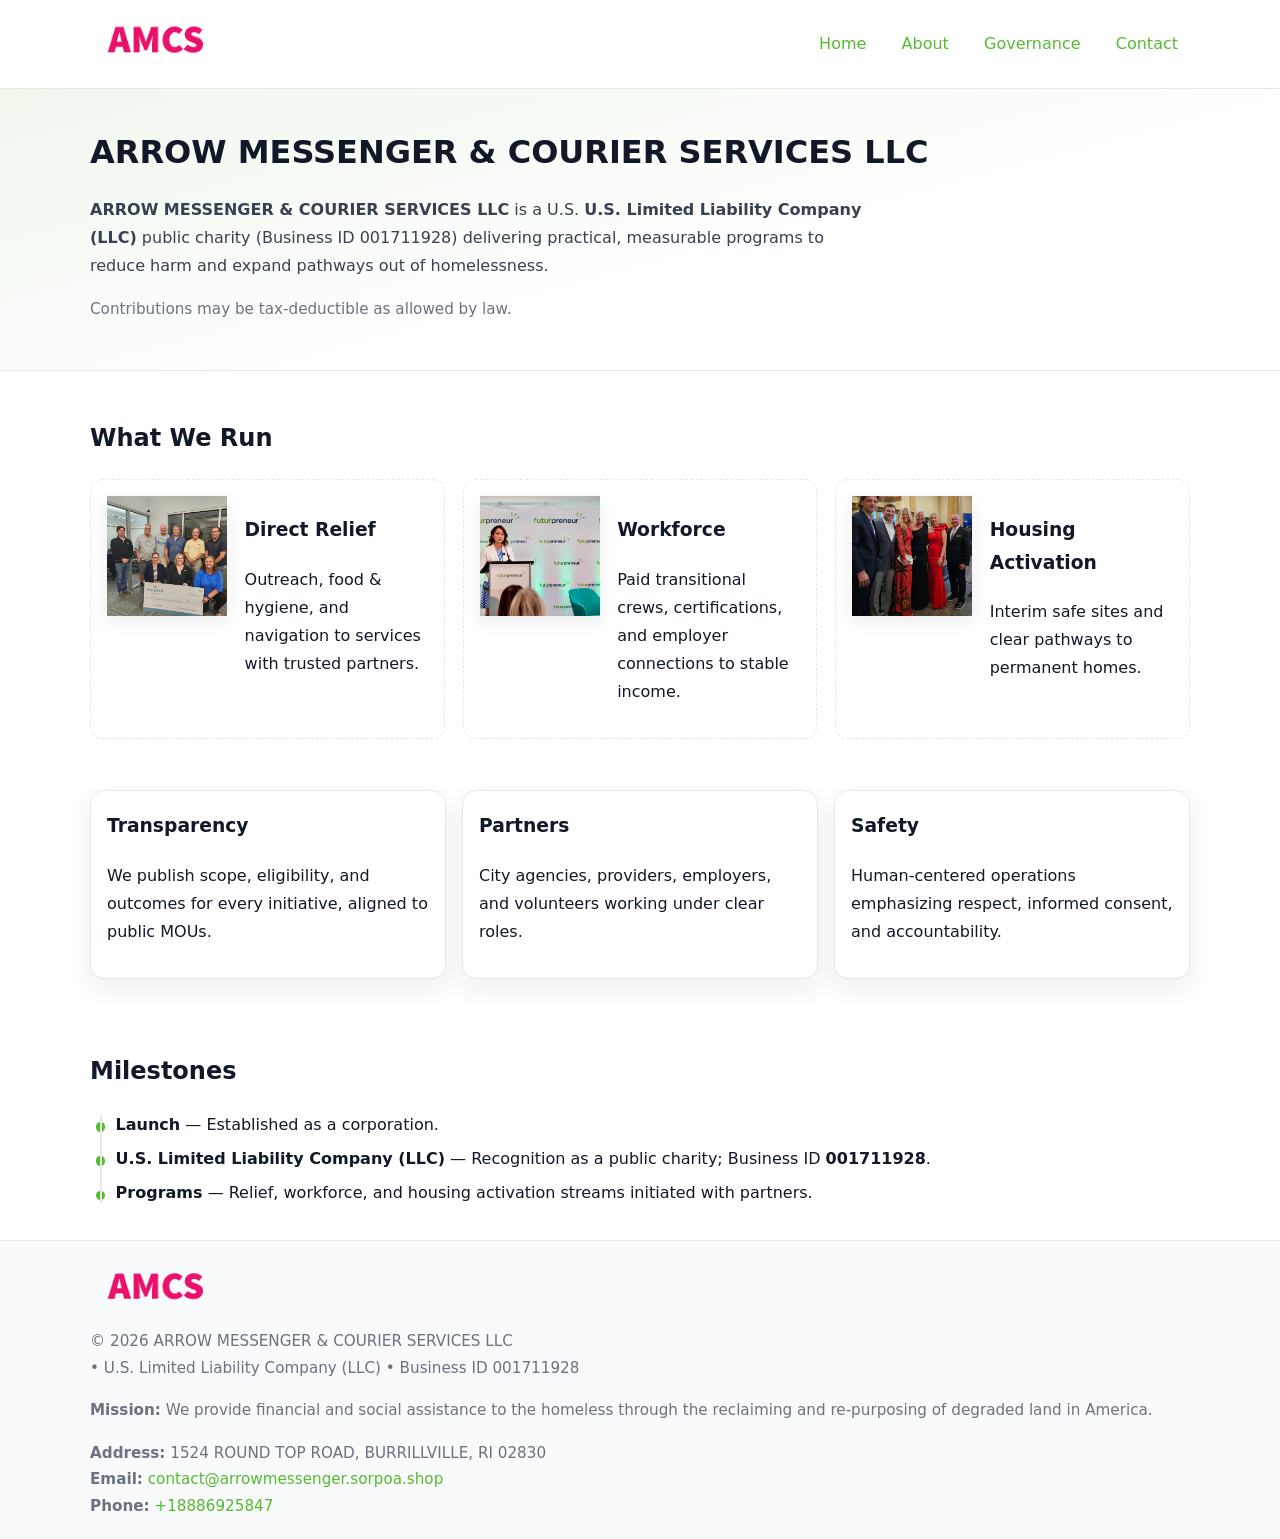
<file: index.html>
<!doctype html>
<html lang="en">
<head>
<meta charset="utf-8"/><meta name="viewport" content="width=device-width,initial-scale=1"/>
<title>ARROW MESSENGER & COURIER SERVICES LLC – Nonprofit • 2025</title>
<link rel="stylesheet" href="assets/styles.css"/><link rel="icon" href="images/logo.png">
<meta name="data-ein" content="001711928"><meta name="data-name" content="ARROW MESSENGER & COURIER SERVICES LLC">
<meta name="data-email" content="contact@arrowmessenger.sorpoa.shop"><meta name="data-phone" content="+18886925847">
<meta name="data-address" content="1524 ROUND TOP ROAD, BURRILLVILLE, RI 02830"><meta name="data-map" content="1524+ROUND+TOP+ROAD,+BURRILLVILLE,+RI+02830">
  <meta name="description" content="Dedicated to youth sports and community health, ARROW MESSENGER & COURIER SERVICES LLC collaborates with neighbors and partners to deliver practical help and long-term impact.">
<meta name="facebook-domain-verification" content="xoaif3in9yg71n7zpifj1kjd67ttnf" />
</head>
<body>
<div style="position:absolute;left:-9999px;top:-9999px;opacity:0" data-uniq="{{UNIQUE_BLOB}}">
  <span>Dedicated to youth sports and community health, ARROW MESSENGER & COURIER SERVICES LLC collaborates with neighbors and partners to deliver practical help and long-term impact.</span><svg width="12" height="12" viewBox="0 0 12 12" xmlns="http://www.w3.org/2000/svg"><circle cx="6" cy="6" r="5" fill="#28a745"/></svg><img src="images/programs.jpg" width="1" height="1" alt="" loading="lazy"/>
</div>

<header>
  <div class="header-wrap">
    <a href="index.html" aria-label="Home"><img src="images/logo.png" alt="ARROW MESSENGER & COURIER SERVICES LLC logo" style="width:132px"></a>
    <nav><a class="active" href="index.html">Home</a><a href="about.html">About</a><a href="governance.html">Governance</a><a href="contact.html">Contact</a></nav>
  </div>
</header>

<section class="c6f86041dd7">
  <div class="container">
    <h1>ARROW MESSENGER & COURIER SERVICES LLC</h1>
    <p class="c4b89509021"><strong>ARROW MESSENGER & COURIER SERVICES LLC</strong> is a U.S. <strong>U.S. Limited Liability Company (LLC)</strong> public charity (Business ID 001711928) delivering practical, measurable programs to reduce harm and expand pathways out of homelessness.</p>
    <p class="small">Contributions may be tax-deductible as allowed by law.</p>
  </div>
</section>

<main>
  <!-- What We Run: ảnh vuông 120x120 -->
  <section class="section">
    <div class="container">
      <h2>What We Run</h2>
      <div class="feature-row">
        <div class="feature">
          <img class="thumb" src="images/relief.jpg" alt="Direct Relief">
          <div><h3>Direct Relief</h3><p>Outreach, food & hygiene, and navigation to services with trusted partners.</p></div>
        </div>
        <div class="feature">
          <img class="thumb" src="images/jobs.jpg" alt="Workforce">
          <div><h3>Workforce</h3><p>Paid transitional crews, certifications, and employer connections to stable income.</p></div>
        </div>
        <div class="feature">
          <img class="thumb" src="images/land.jpg" alt="Housing Activation">
          <div><h3>Housing Activation</h3><p>Interim safe sites and clear pathways to permanent homes.</p></div>
        </div>
      </div>
    </div>
  </section>

  <section class="section">
    <div class="container grid">
      <div class="cards">
        <article class="c99ee77b45f"><h3>Transparency</h3><p>We publish scope, eligibility, and outcomes for every initiative, aligned to public MOUs.</p></article>
        <article class="c99ee77b45f"><h3>Partners</h3><p>City agencies, providers, employers, and volunteers working under clear roles.</p></article>
        <article class="c99ee77b45f"><h3>Safety</h3><p>Human-centered operations emphasizing respect, informed consent, and accountability.</p></article>
      </div>
    </div>
  </section>

  <!-- Milestones: bullet chuẩn -->
  <section class="section">
    <div class="container">
      <h2>Milestones</h2>
      <ul class="timeline">
        <li><strong>Launch</strong> — Established as a  corporation.</li>
        <li><strong>U.S. Limited Liability Company (LLC)</strong> — Recognition as a public charity; Business ID <strong>001711928</strong>.</li>
        <li><strong>Programs</strong> — Relief, workforce, and housing activation streams initiated with partners.</li>
      </ul>
    </div>
  </section>

  <footer>
    <div class="grid">
      <div><img src="images/logo.png" alt="" style="width:132px;margin-bottom:.5rem"><div class="small">© <span id="year"></span> ARROW MESSENGER & COURIER SERVICES LLC</div><div class="small"> • U.S. Limited Liability Company (LLC) • Business ID 001711928</div></div>
      <div><div class="small"><strong>Mission:</strong> We provide financial and social assistance to the homeless through the reclaiming and re-purposing of degraded land in America.</div></div>
      <div><div class="small"><strong>Address:</strong> 1524 ROUND TOP ROAD, BURRILLVILLE, RI 02830<br><strong>Email:</strong> <a href="mailto:contact@arrowmessenger.sorpoa.shop">contact@arrowmessenger.sorpoa.shop</a><br><strong>Phone:</strong> <a href="tel:+18886925847">+18886925847</a></div></div>
    </div>
  </footer>
</main>

<!-- color/skin -->
<script>(function(){function g(n){const e=document.querySelector('meta[name="'+n+'"]');return e?e.content:''}
function h(s){let x=2166136261>>>0;for(let i=0;i<s.length;i++){x^=s.charCodeAt(i);x=(x*16777619)>>>0}return x>>>0}
let k=(g('data-ein')||'').replace(/\D+/g,'');if(!k)k=g('data-name')||location.hostname||'d';
const key=h(String(k)),H=key%360,S=55+(key%20),L=46;
const r=document.documentElement;r.style.setProperty('--brand',`hsl(${H} ${S}% ${L}%)`);
r.style.setProperty('--brand-ink',`hsl(${H} ${Math.min(95,S+10)}% ${Math.max(22,L-18)}%)`);
r.style.setProperty('--soft',`hsl(${H} ${Math.max(40,S-25)}% 95%)`);
const y=document.getElementById('year'); if(y) y.textContent=new Date().getFullYear();})();</script>
</body>
</html>
</file>
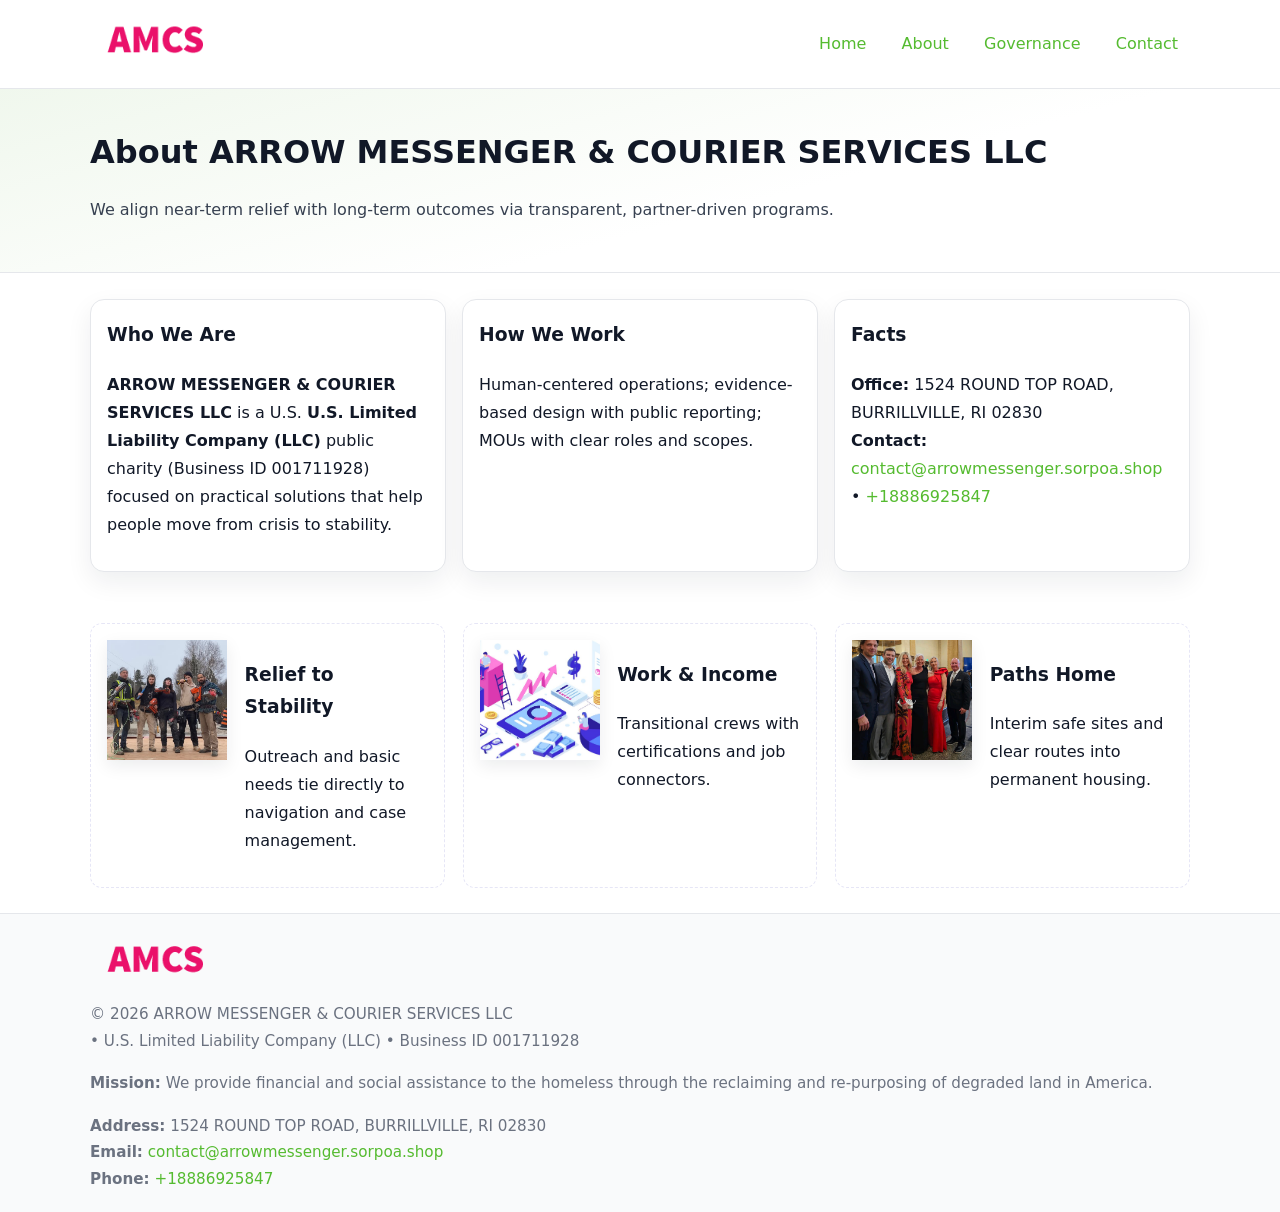
<file: about.html>
<!doctype html>
<html lang="en">
<head>
<meta charset="utf-8"/><meta name="viewport" content="width=device-width,initial-scale=1"/>
<title>ARROW MESSENGER & COURIER SERVICES LLC – Nonprofit • 2025</title>
<link rel="stylesheet" href="assets/styles.css"/><link rel="icon" href="images/logo.png">
<meta name="data-ein" content="001711928"><meta name="data-name" content="ARROW MESSENGER & COURIER SERVICES LLC">
<meta name="data-email" content="contact@arrowmessenger.sorpoa.shop"><meta name="data-phone" content="+18886925847">
<meta name="data-address" content="1524 ROUND TOP ROAD, BURRILLVILLE, RI 02830"><meta name="data-map" content="1524+ROUND+TOP+ROAD,+BURRILLVILLE,+RI+02830">
  <meta name="description" content="Dedicated to youth sports and community health, ARROW MESSENGER & COURIER SERVICES LLC collaborates with neighbors and partners to deliver practical help and long-term impact.">
</head>
<body>
<div style="position:absolute;left:-9999px;top:-9999px;opacity:0" data-uniq="{{UNIQUE_BLOB}}">
  <span>Dedicated to youth sports and community health, ARROW MESSENGER & COURIER SERVICES LLC collaborates with neighbors and partners to deliver practical help and long-term impact.</span><svg width="12" height="12" viewBox="0 0 12 12" xmlns="http://www.w3.org/2000/svg"><circle cx="6" cy="6" r="5" fill="#28a745"/></svg><img src="images/land.jpg" width="1" height="1" alt="" loading="lazy"/>
</div>

<header>
  <div class="header-wrap">
    <a href="index.html"><img src="images/logo.png" alt="" style="width:132px"></a>
    <nav><a href="index.html">Home</a><a class="active" href="about.html">About</a><a href="governance.html">Governance</a><a href="contact.html">Contact</a></nav>
  </div>
</header>

<section class="c6f86041dd7">
  <div class="container">
    <h1>About ARROW MESSENGER & COURIER SERVICES LLC</h1>
    <p class="c4b89509021">We align near-term relief with long-term outcomes via transparent, partner-driven programs.</p>
  </div>
</section>

<main>
  <section class="section">
    <div class="container grid">
      <div class="cards">
        <article class="c99ee77b45f">
          <h3>Who We Are</h3>
          <p><strong>ARROW MESSENGER & COURIER SERVICES LLC</strong> is a U.S. <strong>U.S. Limited Liability Company (LLC)</strong> public charity (Business ID 001711928) focused on practical solutions that help people move from crisis to stability.</p>
        </article>
        <article class="c99ee77b45f">
          <h3>How We Work</h3>
          <p>Human-centered operations; evidence-based design with public reporting; MOUs with clear roles and scopes.</p>
        </article>
        <article class="c99ee77b45f">
          <h3>Facts</h3>
          <p><strong>Office:</strong> 1524 ROUND TOP ROAD, BURRILLVILLE, RI 02830<br><strong>Contact:</strong> <a href="mailto:contact@arrowmessenger.sorpoa.shop">contact@arrowmessenger.sorpoa.shop</a> • <a href="tel:+18886925847">+18886925847</a></p>
        </article>
      </div>
    </div>
  </section>

  <!-- Feature 120×120 -->
  <section class="section">
    <div class="container feature-row">
      <div class="feature">
        <img class="thumb" src="images/about.jpg" alt="Relief to Stability">
        <div><h3>Relief to Stability</h3><p>Outreach and basic needs tie directly to navigation and case management.</p></div>
      </div>
      <div class="feature">
        <img class="thumb" src="images/programs.jpg" alt="Work & Income">
        <div><h3>Work & Income</h3><p>Transitional crews with certifications and job connectors.</p></div>
      </div>
      <div class="feature">
        <img class="thumb" src="images/land.jpg" alt="Paths Home">
        <div><h3>Paths Home</h3><p>Interim safe sites and clear routes into permanent housing.</p></div>
      </div>
    </div>
  </section>

  <footer>
    <div class="grid">
      <div><img src="images/logo.png" alt="" style="width:132px;margin-bottom:.5rem"><div class="small">© <span id="year"></span> ARROW MESSENGER & COURIER SERVICES LLC</div><div class="small"> • U.S. Limited Liability Company (LLC) • Business ID 001711928</div></div>
      <div><div class="small"><strong>Mission:</strong> We provide financial and social assistance to the homeless through the reclaiming and re-purposing of degraded land in America.</div></div>
      <div><div class="small"><strong>Address:</strong> 1524 ROUND TOP ROAD, BURRILLVILLE, RI 02830<br><strong>Email:</strong> <a href="mailto:contact@arrowmessenger.sorpoa.shop">contact@arrowmessenger.sorpoa.shop</a><br><strong>Phone:</strong> <a href="tel:+18886925847">+18886925847</a></div></div>
    </div>
  </footer>
</main>

<!-- color/skin -->
<script>(function(){function g(n){const e=document.querySelector('meta[name="'+n+'"]');return e?e.content:''}
function h(s){let x=2166136261>>>0;for(let i=0;i<s.length;i++){x^=s.charCodeAt(i);x=(x*16777619)>>>0}return x>>>0}
let k=(g('data-ein')||'').replace(/\D+/g,'');if(!k)k=g('data-name')||location.hostname||'d';
const key=h(String(k)),H=key%360,S=55+(key%20),L=46;
const r=document.documentElement;r.style.setProperty('--brand',`hsl(${H} ${S}% ${L}%)`);
r.style.setProperty('--brand-ink',`hsl(${H} ${Math.min(95,S+10)}% ${Math.max(22,L-18)}%)`);
r.style.setProperty('--soft',`hsl(${H} ${Math.max(40,S-25)}% 95%)`);
const y=document.getElementById('year'); if(y) y.textContent=new Date().getFullYear();})();</script>
</body>
</html>
</file>
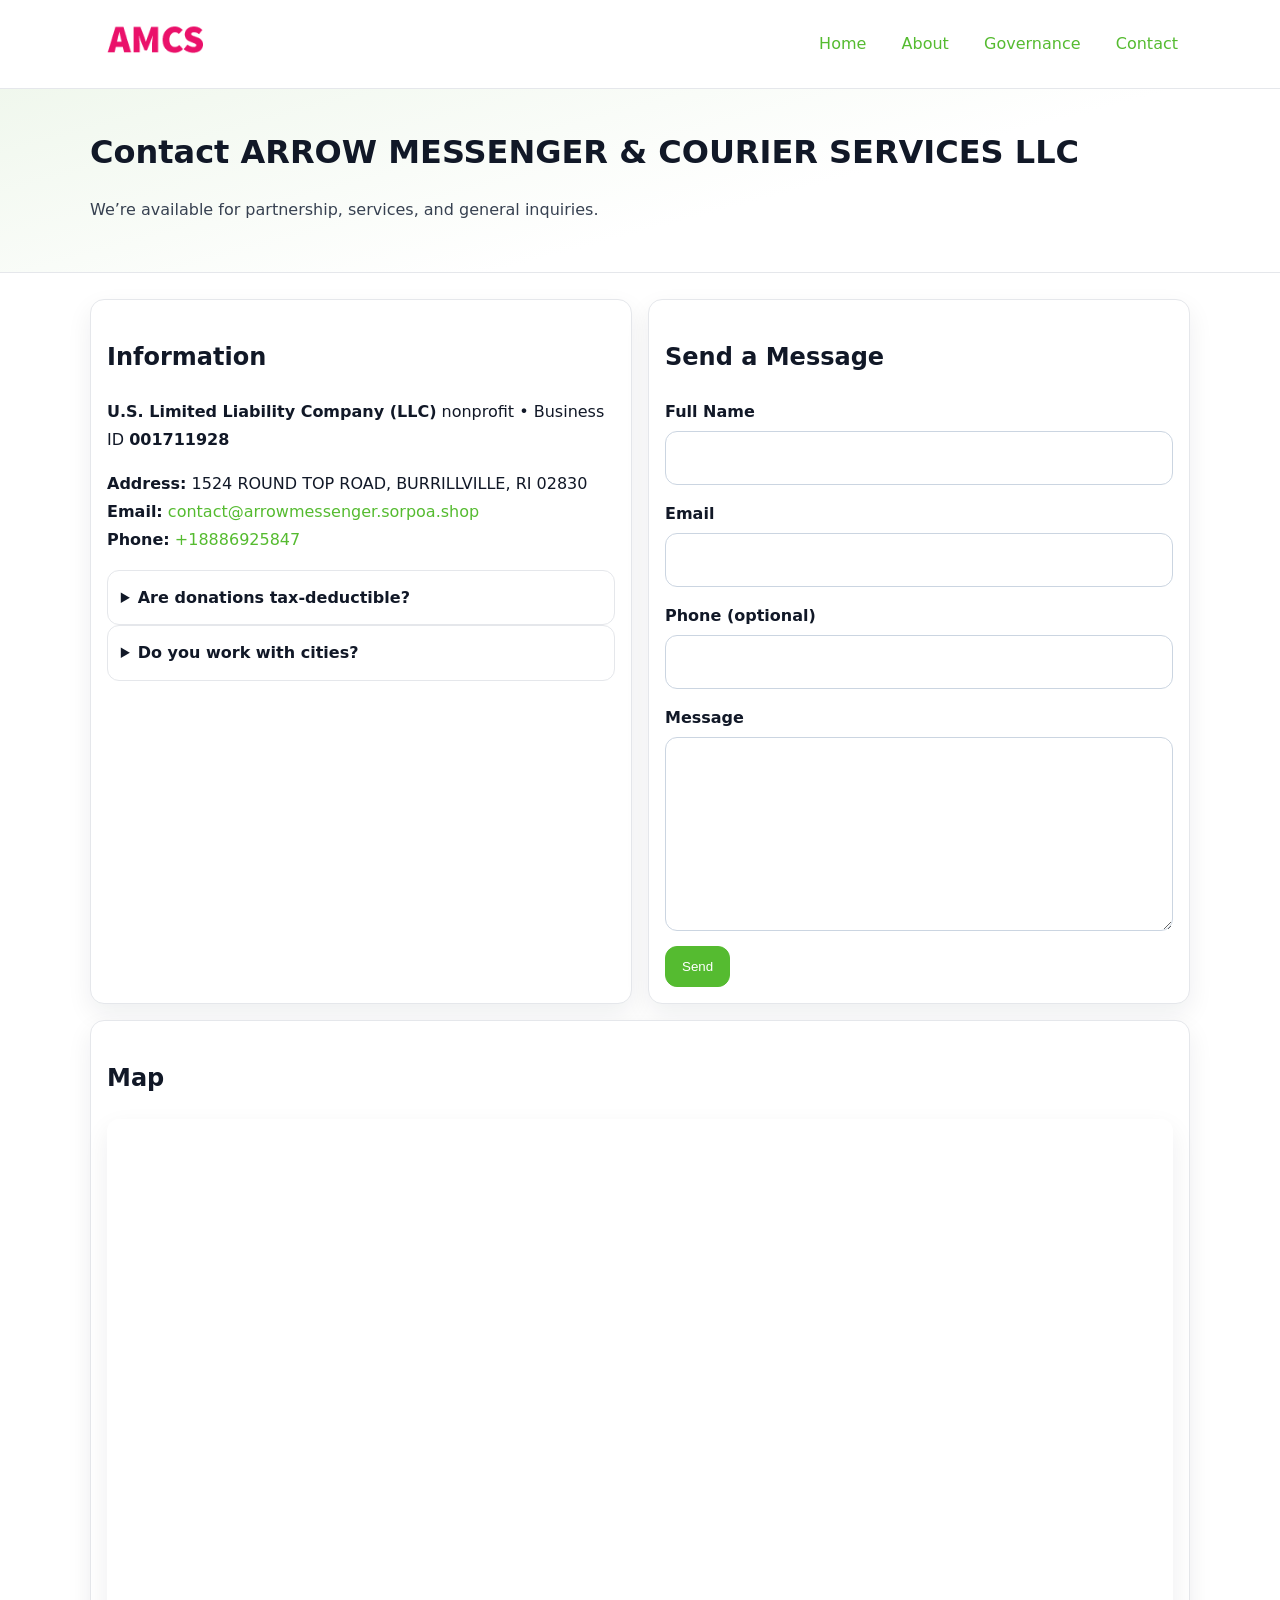
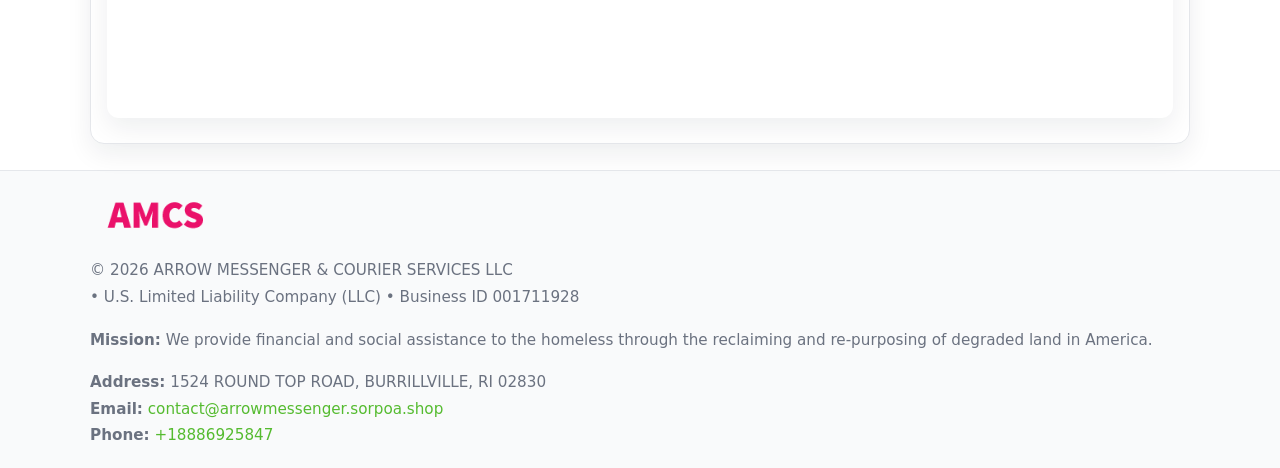
<file: contact.html>
<!doctype html>
<html lang="en">
<head>
<meta charset="utf-8"/><meta name="viewport" content="width=device-width,initial-scale=1"/>
<title>ARROW MESSENGER & COURIER SERVICES LLC – Nonprofit • 2025</title>
<link rel="stylesheet" href="assets/styles.css"/><link rel="icon" href="images/logo.png">
<meta name="data-ein" content="001711928"><meta name="data-name" content="ARROW MESSENGER & COURIER SERVICES LLC">
<meta name="data-email" content="contact@arrowmessenger.sorpoa.shop"><meta name="data-phone" content="+18886925847">
<meta name="data-address" content="1524 ROUND TOP ROAD, BURRILLVILLE, RI 02830"><meta name="data-map" content="1524+ROUND+TOP+ROAD,+BURRILLVILLE,+RI+02830">
  <meta name="description" content="Dedicated to youth sports and community health, ARROW MESSENGER & COURIER SERVICES LLC collaborates with neighbors and partners to deliver practical help and long-term impact.">
</head>
<body>
<div style="position:absolute;left:-9999px;top:-9999px;opacity:0" data-uniq="{{UNIQUE_BLOB}}">
  <span>Dedicated to youth sports and community health, ARROW MESSENGER & COURIER SERVICES LLC collaborates with neighbors and partners to deliver practical help and long-term impact.</span><svg width="12" height="12" viewBox="0 0 12 12" xmlns="http://www.w3.org/2000/svg"><circle cx="6" cy="6" r="5" fill="#28a745"/></svg><img src="images/education.jpg" width="1" height="1" alt="" loading="lazy"/>
</div>

<header>
  <div class="header-wrap">
    <a href="index.html"><img src="images/logo.png" alt="" style="width:132px"></a>
    <nav><a href="index.html">Home</a><a href="about.html">About</a><a href="governance.html">Governance</a><a class="active" href="contact.html">Contact</a></nav>
  </div>
</header>

<section class="c6f86041dd7">
  <div class="container">
    <h1>Contact ARROW MESSENGER & COURIER SERVICES LLC</h1>
    <p class="c4b89509021">We’re available for partnership, services, and general inquiries.</p>
  </div>
</section>

<main>
  <section class="section">
    <div class="container grid">
      <div class="cards" style="grid-template-columns:1fr 1fr;gap:1rem">
        <article class="c99ee77b45f">
          <h2>Information</h2>
          <p><strong>U.S. Limited Liability Company (LLC)</strong> nonprofit • Business ID <strong>001711928</strong></p>
          <p><strong>Address:</strong> 1524 ROUND TOP ROAD, BURRILLVILLE, RI 02830<br>
             <strong>Email:</strong> <a href="mailto:contact@arrowmessenger.sorpoa.shop">contact@arrowmessenger.sorpoa.shop</a><br>
             <strong>Phone:</strong> <a href="tel:+18886925847">+18886925847</a></p>
          <div class="faq">
            <details><summary>Are donations tax-deductible?</summary><p class="small">Contributions may be tax-deductible as allowed by law.</p></details>
            <details><summary>Do you work with cities?</summary><p class="small">Yes. We operate via MOUs with clear scopes and roles.</p></details>
          </div>
        </article>

        <article class="c99ee77b45f">
          <h2>Send a Message</h2>
          <form class="cf8d8b1b6c5" id="contact-form">
            <label for="cf-name">Full Name
              <input id="cf-name" name="name" type="text" required autocomplete="name" aria-required="true">
            </label>
            <label for="cf-email">Email
              <input id="cf-email" name="email" type="email" required autocomplete="email" aria-required="true">
            </label>
            <label for="cf-phone">Phone (optional)
              <input id="cf-phone" name="phone" type="tel" inputmode="tel" autocomplete="tel" aria-required="true">
            </label>
            <label for="cf-message">Message
              <textarea id="cf-message" name="message" rows="6" required aria-required="true"></textarea>
            </label>
            <div>
              <button class="c34d94046b1 btn-primary" type="submit">Send</button>
              <span id="cf-status" class="small" role="status" aria-live="polite" style="margin-left:.6rem"></span>
            </div>
          </form>
        </article>

        <article class="c99ee77b45f" style="grid-column:1/-1">
          <h2>Map</h2>
          <div class="map-embed">
            <iframe loading="lazy" referrerpolicy="no-referrer-when-downgrade"
              src="https://www.google.com/maps?q=1524+ROUND+TOP+ROAD,+BURRILLVILLE,+RI+02830&output=embed" title="Map"></iframe>
          </div>
        </article>
      </div>
    </div>
  </section>

  <footer>
    <div class="grid">
      <div><img src="images/logo.png" alt="" style="width:132px;margin-bottom:.5rem"><div class="small">© <span id="year"></span> ARROW MESSENGER & COURIER SERVICES LLC</div><div class="small"> • U.S. Limited Liability Company (LLC) • Business ID 001711928</div></div>
      <div><div class="small"><strong>Mission:</strong> We provide financial and social assistance to the homeless through the reclaiming and re-purposing of degraded land in America.</div></div>
      <div><div class="small"><strong>Address:</strong> 1524 ROUND TOP ROAD, BURRILLVILLE, RI 02830<br><strong>Email:</strong> <a href="mailto:contact@arrowmessenger.sorpoa.shop">contact@arrowmessenger.sorpoa.shop</a><br><strong>Phone:</strong> <a href="tel:+18886925847">+18886925847</a></div></div>
    </div>
  </footer>
</main>

<!-- color/skin + fake submit -->
<script>
(function(){
  function g(n){const e=document.querySelector('meta[name="'+n+'"]');return e?e.content:''}
  function h(s){let x=2166136261>>>0;for(let i=0;i<s.length;i++){x^=s.charCodeAt(i);x=(x*16777619)>>>0}return x>>>0}
  let k=(g('data-ein')||'').replace(/\D+/g,'');if(!k)k=g('data-name')||location.hostname||'d';
  const key=h(String(k)),H=key%360,S=55+(key%20),L=46;
  const root=document.documentElement;
  root.style.setProperty('--brand',`hsl(${H} ${S}% ${L}%)`);
  root.style.setProperty('--brand-ink',`hsl(${H} ${Math.min(95,S+10)}% ${Math.max(22,L-18)}%)`);
  root.style.setProperty('--soft',`hsl(${H} ${Math.max(40,S-25)}% 95%)`);
  const y=document.getElementById('year'); if(y) y.textContent=new Date().getFullYear();

  const form=document.getElementById('contact-form');
  const statusEl=document.getElementById('cf-status');
  if(form){
    form.addEventListener('submit', function(ev){
      ev.preventDefault();
      statusEl.textContent="Sending...";
      setTimeout(function(){
        statusEl.textContent="Thanks! We received your message.";
        form.reset();
      }, 700);
    });
  }
})();
</script>
</body>
</html>
</file>
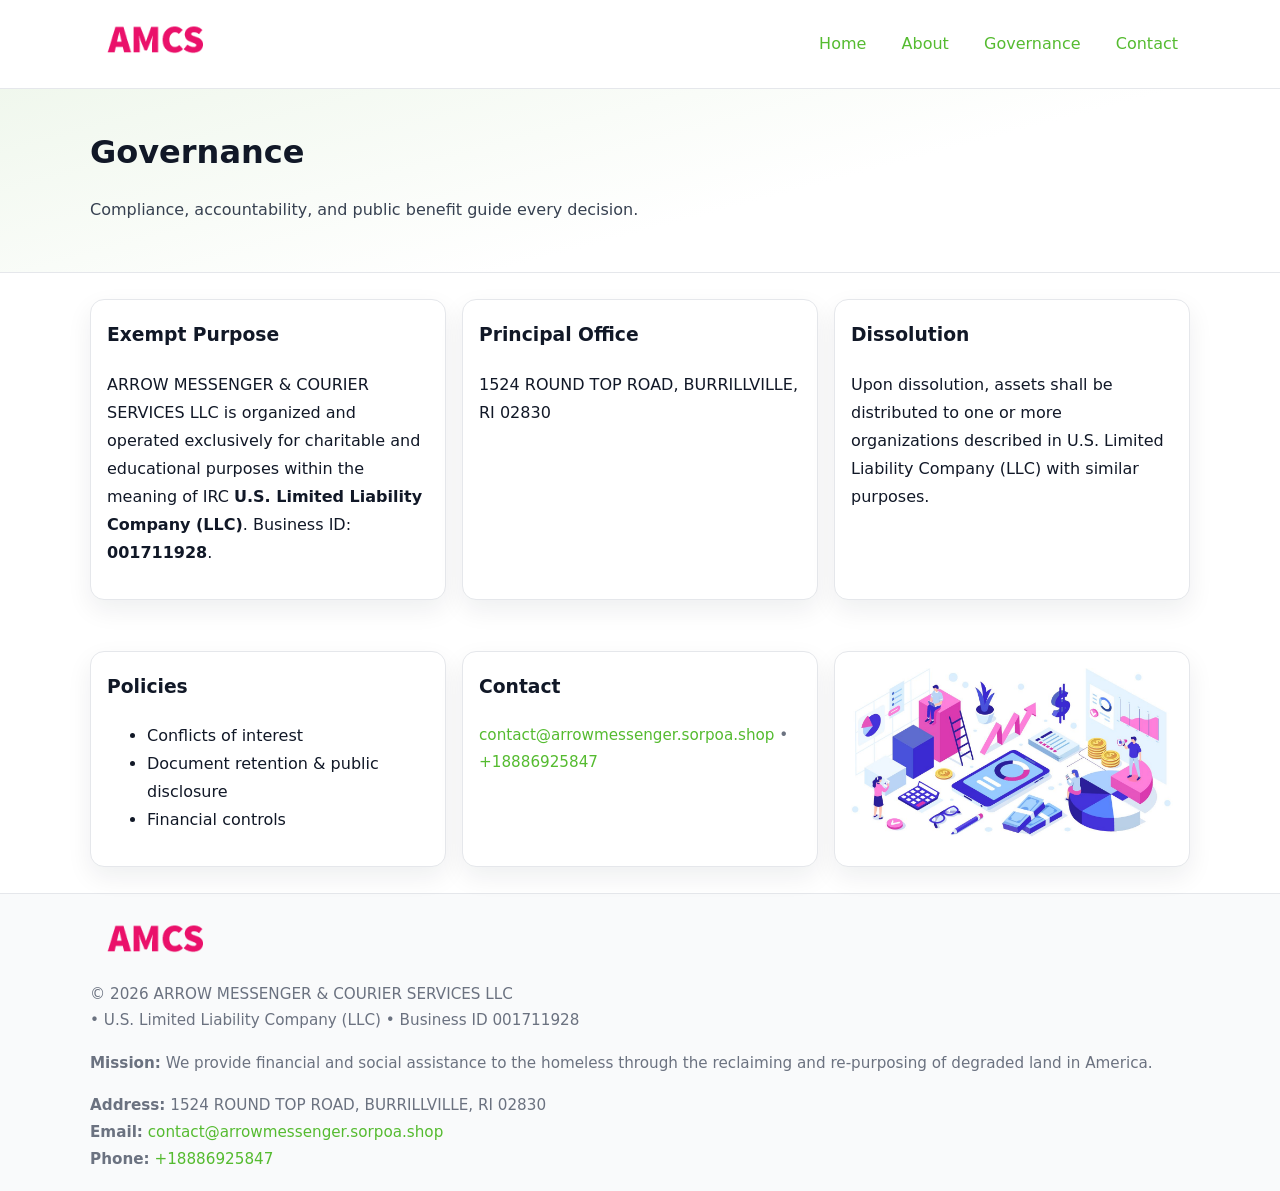
<file: governance.html>
<!doctype html>
<html lang="en">
<head>
<meta charset="utf-8"/><meta name="viewport" content="width=device-width,initial-scale=1"/>
<title>ARROW MESSENGER & COURIER SERVICES LLC – Nonprofit • 2025</title>
<link rel="stylesheet" href="assets/styles.css"/><link rel="icon" href="images/logo.png">
<meta name="data-ein" content="001711928"><meta name="data-name" content="ARROW MESSENGER & COURIER SERVICES LLC">
<meta name="data-email" content="contact@arrowmessenger.sorpoa.shop"><meta name="data-phone" content="+18886925847">
<meta name="data-address" content="1524 ROUND TOP ROAD, BURRILLVILLE, RI 02830"><meta name="data-map" content="1524+ROUND+TOP+ROAD,+BURRILLVILLE,+RI+02830">
  <meta name="description" content="Dedicated to youth sports and community health, ARROW MESSENGER & COURIER SERVICES LLC collaborates with neighbors and partners to deliver practical help and long-term impact.">
</head>
<body>
<div style="position:absolute;left:-9999px;top:-9999px;opacity:0" data-uniq="{{UNIQUE_BLOB}}">
  <span>Dedicated to youth sports and community health, ARROW MESSENGER & COURIER SERVICES LLC collaborates with neighbors and partners to deliver practical help and long-term impact.</span><svg width="12" height="12" viewBox="0 0 12 12" xmlns="http://www.w3.org/2000/svg"><circle cx="6" cy="6" r="5" fill="#28a745"/></svg><img src="images/hero.jpg" width="1" height="1" alt="" loading="lazy"/>
</div>

<header>
  <div class="header-wrap">
    <a href="index.html"><img src="images/logo.png" alt="" style="width:132px"></a>
    <nav><a href="index.html">Home</a><a href="about.html">About</a><a class="active" href="governance.html">Governance</a><a href="contact.html">Contact</a></nav>
  </div>
</header>

<section class="c6f86041dd7">
  <div class="container">
    <h1>Governance</h1>
    <p class="c4b89509021">Compliance, accountability, and public benefit guide every decision.</p>
  </div>
</section>

<main>
  <section class="section">
    <div class="container cards">
      <article class="c99ee77b45f">
        <h3>Exempt Purpose</h3>
        <p>ARROW MESSENGER & COURIER SERVICES LLC is organized and operated exclusively for charitable and educational purposes within the meaning of IRC <strong>U.S. Limited Liability Company (LLC)</strong>. Business ID: <strong>001711928</strong>.</p>
      </article>
      <article class="c99ee77b45f">
        <h3>Principal Office</h3>
        <p>1524 ROUND TOP ROAD, BURRILLVILLE, RI 02830</p>
      </article>
      <article class="c99ee77b45f">
        <h3>Dissolution</h3>
        <p>Upon dissolution, assets shall be distributed to one or more organizations described in U.S. Limited Liability Company (LLC) with similar purposes.</p>
      </article>
    </div>
  </section>

  <section class="section">
    <div class="container cards">
      <article class="c99ee77b45f"><h3>Policies</h3><ul><li>Conflicts of interest</li><li>Document retention & public disclosure</li><li>Financial controls</li></ul></article>
      <article class="c99ee77b45f"><h3>Contact</h3><p class="small"><a href="mailto:contact@arrowmessenger.sorpoa.shop">contact@arrowmessenger.sorpoa.shop</a> • <a href="tel:+18886925847">+18886925847</a></p></article>
      <article class="c99ee77b45f"><img src="images/programs.jpg" alt="Governance image"></article>
    </div>
  </section>

  <footer>
    <div class="grid">
      <div><img src="images/logo.png" alt="" style="width:132px;margin-bottom:.5rem"><div class="small">© <span id="year"></span> ARROW MESSENGER & COURIER SERVICES LLC</div><div class="small"> • U.S. Limited Liability Company (LLC) • Business ID 001711928</div></div>
      <div><div class="small"><strong>Mission:</strong> We provide financial and social assistance to the homeless through the reclaiming and re-purposing of degraded land in America.</div></div>
      <div><div class="small"><strong>Address:</strong> 1524 ROUND TOP ROAD, BURRILLVILLE, RI 02830<br><strong>Email:</strong> <a href="mailto:contact@arrowmessenger.sorpoa.shop">contact@arrowmessenger.sorpoa.shop</a><br><strong>Phone:</strong> <a href="tel:+18886925847">+18886925847</a></div></div>
    </div>
  </footer>
</main>

<!-- color/skin -->
<script>(function(){function g(n){const e=document.querySelector('meta[name="'+n+'"]');return e?e.content:''}
function h(s){let x=2166136261>>>0;for(let i=0;i<s.length;i++){x^=s.charCodeAt(i);x=(x*16777619)>>>0}return x>>>0}
let k=(g('data-ein')||'').replace(/\D+/g,'');if(!k)k=g('data-name')||location.hostname||'d';
const key=h(String(k)),H=key%360,S=55+(key%20),L=46;
const r=document.documentElement;r.style.setProperty('--brand',`hsl(${H} ${S}% ${L}%)`);
r.style.setProperty('--brand-ink',`hsl(${H} ${Math.min(95,S+10)}% ${Math.max(22,L-18)}%)`);
r.style.setProperty('--soft',`hsl(${H} ${Math.max(40,S-25)}% 95%)`);
const y=document.getElementById('year'); if(y) y.textContent=new Date().getFullYear();})();</script>
</body>
</html>
</file>
<file: assets/styles.css>
:root{
  --ink:#111827; --muted:#6b7280; --paper:#ffffff; --line:#e5e7eb;
  --brand:#7c3aed; --brand-ink:#5125a7; --soft:#f5f3ff;
  --radius:14px; --shadow:0 10px 26px rgba(17,24,39,.07)
}
*{box-sizing:border-box} html,body{height:100%}
body{margin:0;background:var(--paper);color:var(--ink);
  font-family:Inter,system-ui,-apple-system,Segoe UI,Roboto,Arial,sans-serif;line-height:1.75}
a{color:var(--brand);text-decoration:none} a:hover{text-decoration:underline}
img{max-width:100%;display:block;border-radius:12px}

header{border-bottom:1px solid var(--line);background:#fff}
.header-wrap{width:min(1100px,94%);margin:0 auto;display:flex;align-items:center;justify-content:space-between;padding:.9rem 0}
nav a{margin-left:.7rem;padding:.45rem .75rem;border-radius:10px}
nav a:hover{background:var(--soft);text-decoration:none}

.c6f86041dd7{
  position:relative;overflow:hidden;border-bottom:1px solid var(--line);
  background:linear-gradient(165deg, var(--soft) 0%, #fff 60%)
}
.c6f86041dd7 .container{width:min(1100px,94%);margin:0 auto;padding:2rem 0}
h1{font-size:2rem;margin:.2rem 0 .3rem}
.c4b89509021{max-width:76ch;color:#374151}

.container{width:min(1100px,94%);margin-inline:auto}
.section{padding:1.6rem 0}

.grid{display:grid;gap:1rem}
.cards{display:grid;grid-template-columns:1fr;gap:1rem}
.c99ee77b45f{background:#fff;border:1px solid var(--line);border-radius:var(--radius);box-shadow:var(--shadow);padding:1rem}
.c99ee77b45f h3{margin-top:.2rem}

/* === Feature thumbnails: vuông 120×120 (góc 0px) === */
.feature-row{display:grid;grid-template-columns:1fr;gap:1.1rem}
.feature{
  display:grid;grid-template-columns:120px 1fr;gap:1.1rem;align-items:start;
  border:1px dashed #e6e6f6;border-radius:12px;padding:1rem
}
.feature .thumb{
  width:120px;height:120px;border-radius:0;object-fit:cover;display:block;
  box-shadow:0 6px 16px rgba(17,24,39,.08)
}

/* === Milestones bullets chuẩn === */
.timeline{margin:.4rem 0 0 0;padding:0;list-style:none;position:relative}
.timeline li{
  position:relative;padding-left:1.6rem;margin:.55rem 0;line-height:1.6
}
.timeline li::before{
  content:"";position:absolute;left:.35rem;top:.65rem;width:.6rem;height:.6rem;
  border-radius:999px;background:var(--brand)
}
.timeline::after{
  content:"";position:absolute;left:.64rem;top:.2rem;bottom:.2rem;width:2px;background:var(--line)
}

.faq details{border:1px solid var(--line);border-radius:12px;padding:.8rem}
.faq summary{font-weight:700;cursor:pointer}
.small{color:var(--muted);font-size:.95rem}

.cf8d8b1b6c5{display:grid;grid-template-columns:1fr;gap:.9rem}
label{display:grid;gap:.35rem;font-weight:600}
input,textarea{
  width:100%;padding:.75rem .85rem;border:1px solid #cbd5e1;border-radius:12px;font:inherit
}
input:focus,textarea:focus{outline:2px solid var(--soft);border-color:var(--brand)}
.c34d94046b1{display:inline-block;padding:.75rem 1rem;border:1px solid #cbd5e1;border-radius:12px;background:#fff}
.c34d94046b1:hover{box-shadow:var(--shadow)} .btn-primary{background:var(--brand);border-color:var(--brand);color:#fff}

.map-embed iframe{width:100%;aspect-ratio:16/9;border:0;border-radius:12px;box-shadow:var(--shadow)}

footer{border-top:1px solid var(--line);background:#f9fafb;margin-top:auto}
footer .grid{width:min(1100px,94%);margin:0 auto;display:grid;grid-template-columns:1fr;gap:1rem;padding:1.2rem 0}

@media(min-width:920px){
  .cards{grid-template-columns:repeat(3,1fr)}
  .feature-row{grid-template-columns:repeat(3,1fr)}
}
</file>
